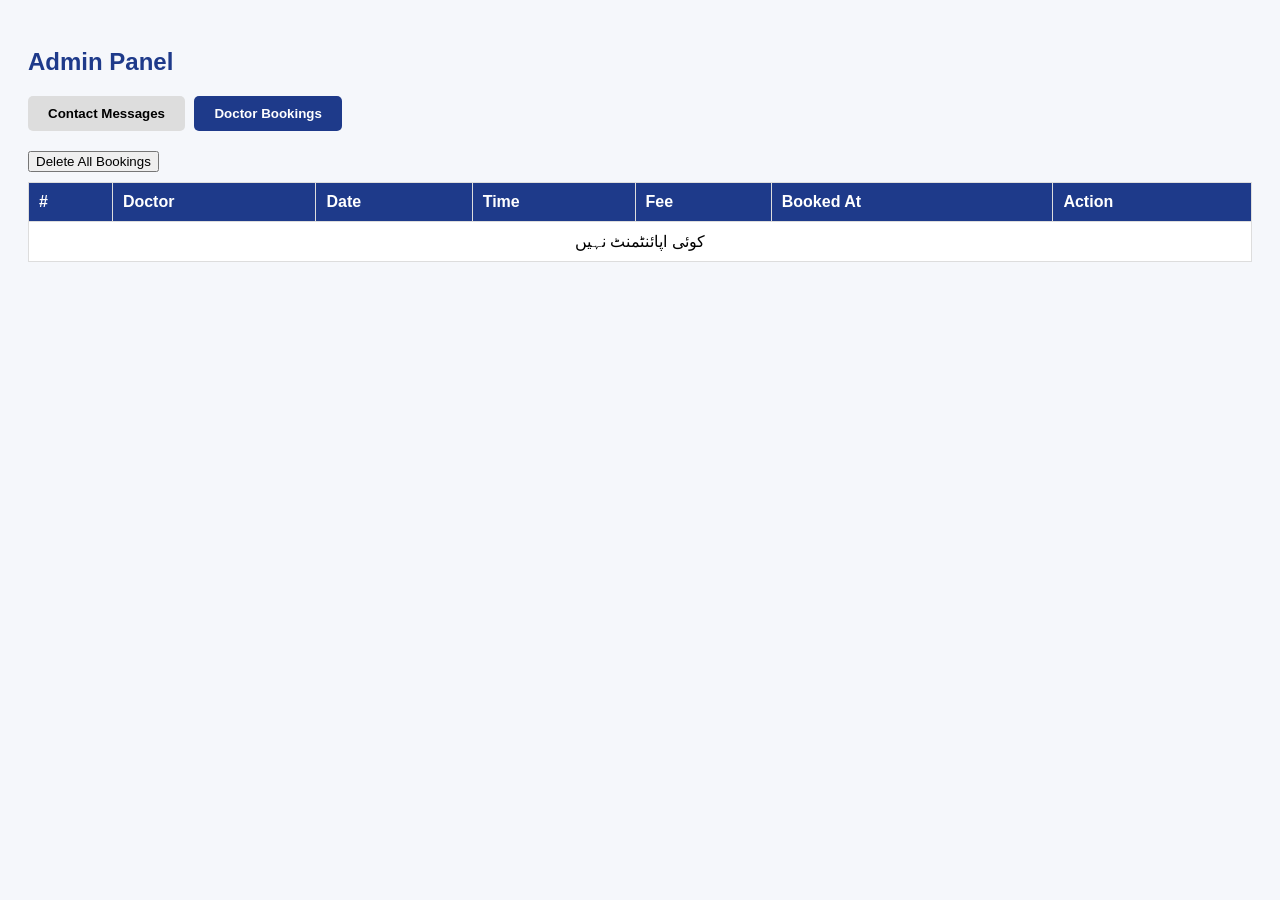
<file: html/admin.html>
<!DOCTYPE html>
<html lang="en">
<head>
  <meta charset="UTF-8">
  <meta name="viewport" content="width=device-width, initial-scale=1.0">
  <title>Admin Panel - Single Table</title>
  <style>
    body{ font-family: sans-serif; padding: 20px; background: #f5f7fb; }
    h2{ color: #1e3a8a; }
    .tabs{ margin-bottom: 20px; }
    .tabs button{ padding: 10px 20px; border: none; cursor: pointer; background: #ddd; margin-right: 5px; border-radius: 5px; font-weight: bold; }
    .tabs button.active{ background: #1e3a8a; color: white; }
    table{ width: 100%; border-collapse: collapse; background: white; }
    th, td{ border: 1px solid #ddd; padding: 10px; text-align: left; }
    th{ background: #1e3a8a; color: white; }
    .del{ background: red; color: white; border: none; padding: 5px 10px; cursor: pointer; border-radius: 4px; }
    .hidden{ display: none; }

    /* ===== Final Admin Responsive ===== */
    @media screen and (max-width: 768px) {
      body { padding: 10px !important; overflow-x: hidden; }
      h2 { font-size: 20px !important; text-align: center; }
      .tabs { display: flex !important; gap: 8px; }
      .tabs button { flex: 1; padding: 10px 5px !important; font-size: 13px !important; }
      table, thead, tbody, th, td, tr { display: block; }
      thead { display: none; }
      table { background: transparent !important; min-width: 100% !important; }
      tr {
        background: #fff;
        margin-bottom: 12px;
        border-radius: 10px;
        padding: 10px;
        box-shadow: 0 2px 8px rgba(0,0,0,0.08);
        border: 1px solid #eee;
      }
      td {
        border: none !important;
        padding: 6px 0 !important;
        display: flex !important;
        justify-content: space-between !important;
        font-size: 13px !important;
        text-align: right !important;
      }
      td::before {
        content: attr(data-label);
        font-weight: bold;
        color: #1e3a8a;
        text-align: left;
      }
    }
  </style>
</head>
<body>

<h2>Admin Panel</h2>

<div class="tabs">
  <button id="btnMsg" class="active" onclick="showTab('messages')">Contact Messages</button>
  <button id="btnBooking" onclick="showTab('bookings')">Doctor Bookings</button>
</div>

<!-- Contact Messages Section -->
<div id="messagesSection">
  <button onclick="clearAllMessages()" style="margin-bottom:10px;">Delete All Messages</button>
  <table>
    <thead><tr><th>Name</th><th>Email</th><th>Subject</th><th>Message</th><th>Date</th><th>Action</th></tr></thead>
    <tbody id="msgTableBody"></tbody>
  </table>
</div>

<!-- Doctor Bookings Section -->
<div id="bookingsSection" class="hidden">
  <button onclick="clearAllBookings()" style="margin-bottom:10px;">Delete All Bookings</button>
  <table>
    <thead><tr><th>#</th><th>Doctor</th><th>Date</th><th>Time</th><th>Fee</th><th>Booked At</th><th>Action</th></tr></thead>
    <tbody id="bookingTableBody"></tbody>
  </table>
</div>

<script>
  function showTab(type){
    if(type === 'messages'){
      document.getElementById('messagesSection').classList.remove('hidden');
      document.getElementById('bookingsSection').classList.add('hidden');
      document.getElementById('btnMsg').classList.add('active');
      document.getElementById('btnBooking').classList.remove('active');
    } else {
      document.getElementById('bookingsSection').classList.remove('hidden');
      document.getElementById('messagesSection').classList.add('hidden');
      document.getElementById('btnBooking').classList.add('active');
      document.getElementById('btnMsg').classList.remove('active');
    }
  }

  let msgTableBody = document.getElementById('msgTableBody');
  let messages = JSON.parse(localStorage.getItem('contactMessages')) || [];
  function showMessages(){
    messages = JSON.parse(localStorage.getItem('contactMessages')) || [];
    if(messages.length === 0){ msgTableBody.innerHTML = `<tr><td colspan="6" style="text-align:center;">کوئی میسج نہیں</td></tr>`; return; }
    msgTableBody.innerHTML = "";
    messages.forEach((m, i) => {
      msgTableBody.innerHTML += `<tr>
        <td data-label="Name">${m.name}</td>
        <td data-label="Email">${m.email}</td>
        <td data-label="Subject">${m.subject}</td>
        <td data-label="Message">${m.message}</td>
        <td data-label="Date">${m.date}</td>
        <td data-label="Action"><button class="del" onclick="deleteMessage(${i})">Delete</button></td>
      </tr>`;
    });
  }
  function deleteMessage(i){ messages.splice(i,1); localStorage.setItem('contactMessages', JSON.stringify(messages)); showMessages(); }
  function clearAllMessages(){ if(confirm("سارے میسج ڈیلیٹ کریں؟")){ localStorage.removeItem('contactMessages'); messages=[]; showMessages(); } }

  let bookingTableBody = document.getElementById('bookingTableBody');
  let bookings = JSON.parse(localStorage.getItem('doctorBookings')) || [];
  function showBookings(){
    bookings = JSON.parse(localStorage.getItem('doctorBookings')) || [];
    if(bookings.length === 0){ bookingTableBody.innerHTML = `<tr><td colspan="7" style="text-align:center;">کوئی اپائنٹمنٹ نہیں</td></tr>`; return; }
    bookingTableBody.innerHTML = "";
    bookings.forEach((b, i) => {
      bookingTableBody.innerHTML += `
      <tr>
        <td data-label="#">${i+1}</td>
        <td data-label="Doctor">${b.doctor}</td>
        <td data-label="Date">${b.date}</td>
        <td data-label="Time">${b.time}</td>
        <td data-label="Fee">${b.fee}</td>
        <td data-label="Booked At">${b.bookedAt}</td>
        <td data-label="Action"><button class="del" onclick="deleteBooking(${i})">Delete</button></td>
      </tr>`;
    });
  }
  function deleteBooking(i){ bookings.splice(i,1); localStorage.setItem('doctorBookings', JSON.stringify(bookings)); showBookings(); }
  function clearAllBookings(){ if(confirm("ساری بکنگز ڈیلیٹ کریں؟")){ localStorage.removeItem('doctorBookings'); showBookings(); } }

  showMessages();
  showBookings();
  showTab('bookings');
</script>
</body>
</html>
</file>
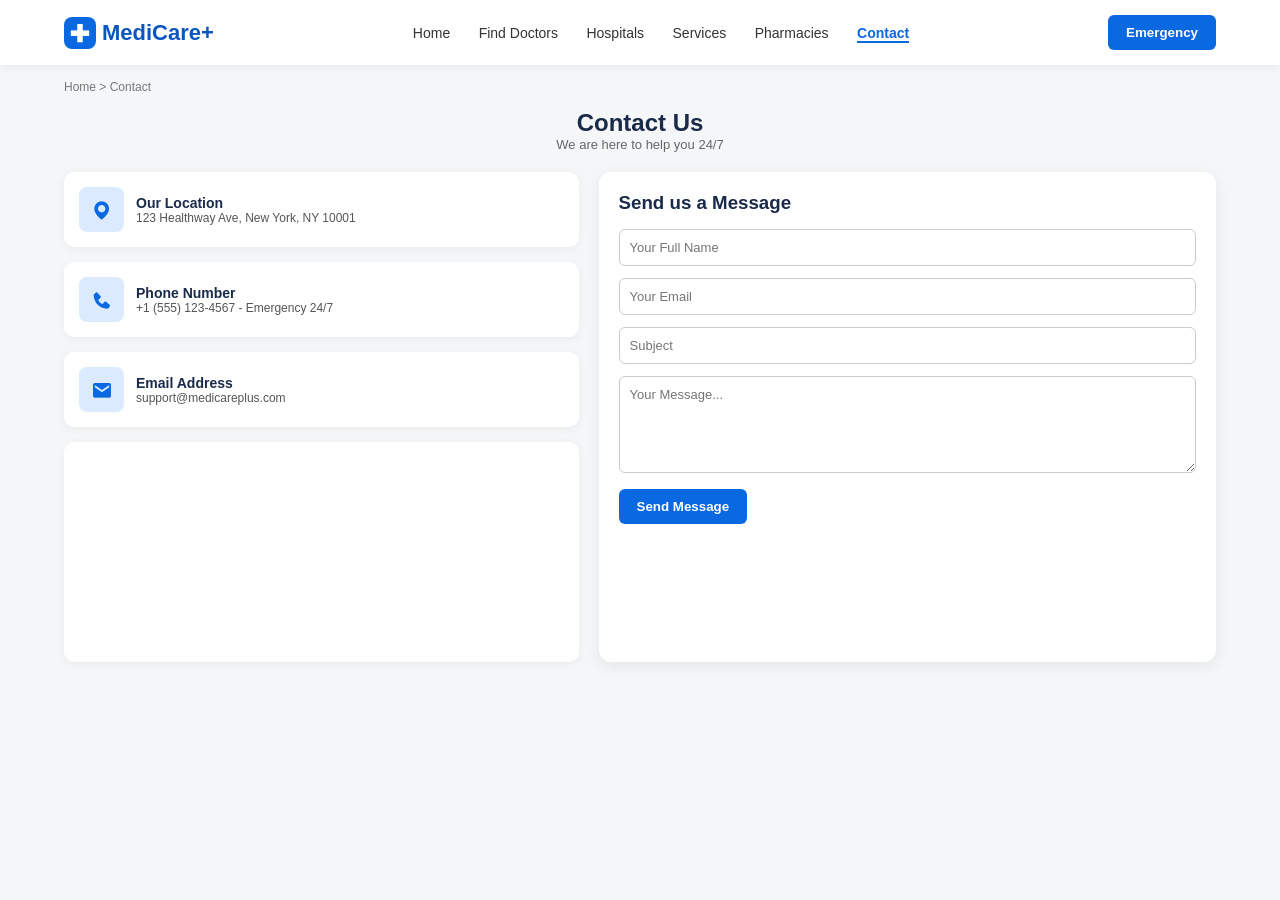
<file: html/doc-contect.html>
<!DOCTYPE html>
<html lang="en">
<head>
    <meta charset="UTF-8">
    <meta name="viewport" content="width=device-width, initial-scale=1.0">
    <title>Contact - MediCare+</title>
    <link rel="stylesheet" href="../css/doc-contect.css">
    <link href='https://cdn.jsdelivr.net/npm/boxicons@latest/css/boxicons.min.css' rel='stylesheet'>
</head>
<body>

<header>
    <div class="logo"><i class='bx bx-plus-medical'></i> MediCare+</div>
    <nav>
        <a href="../html/homepage.html">Home</a>
        <a href="../html/doctorpage.html">Find Doctors</a>
        <a href="../html/doctor-hospital.html">Hospitals</a>
        <a href="../html/doc-services.html">Services</a>
        <a href="../html/doc-pharmacies.html">Pharmacies</a>
        <a href="../html/doc-contect.html" class="active">Contact</a>
    </nav>
   <a href="../html/emergency-contect.html"><button class="btn-blue">Emergency</button></a>
</header>

<div class="breadcrumb">Home > Contact</div>

<h2 class="page-title">Contact Us</h2>
<p class="page-subtitle">We are here to help you 24/7</p>

<main class="contact-container">
    <!-- Left Info -->
    <div class="contact-info">
        <div class="info-card">
            <i class='bx bxs-map'></i>
            <div>
                <h4>Our Location</h4>
                <p>123 Healthway Ave, New York, NY 10001</p>
            </div>
        </div>
        <div class="info-card">
            <i class='bx bxs-phone'></i>
            <div>
                <h4>Phone Number</h4>
                <p>+1 (555) 123-4567 - Emergency 24/7</p>
            </div>
        </div>
        <div class="info-card">
            <i class='bx bxs-envelope'></i>
            <div>
                <h4>Email Address</h4>
                <p>support@medicareplus.com</p>
            </div>
        </div>
        <div class="map-box">
            <iframe src="https://maps.google.com/maps?q=New%20York&t=&z=13&ie=UTF8&iwloc=&output=embed" frameborder="0"></iframe>
        </div>
    </div>

    <!-- Right Form -->
    <div class="contact-form">
        <h3>Send us a Message</h3>
        <input type="text" id="cName" placeholder="Your Full Name">
        <input type="email" id="cEmail" placeholder="Your Email">
        <input type="text" id="cSubject" placeholder="Subject">
        <textarea id="cMessage" rows="5" placeholder="Your Message..."></textarea>
        <button class="btn-blue" id="sendBtn">Send Message</button>
        <p id="cMsg"></p>
    </div>
</main>

<!-- <script src="../js/doc-contect.js"></script> -->

<script>
  document.addEventListener('DOMContentLoaded', function(){
    let btn = document.getElementById('sendBtn');
    console.log("Button found:", btn); // ye F12 me check karne ke liye

    if(btn){
      btn.addEventListener('click', function(e){
        e.preventDefault(); // ye sab se zaroori hai, warna page reload ho jata hai

        let name = document.getElementById('cName').value;
        let email = document.getElementById('cEmail').value;
        let subject = document.getElementById('cSubject').value;
        let message = document.getElementById('cMessage').value;
        let msgBox = document.getElementById('cMsg');

        if(name == "" || email == "" || message == ""){
          msgBox.innerText = "Please fill all fields";
          msgBox.style.color = "red";
          return;
        }

        let allMessages = JSON.parse(localStorage.getItem('contactMessages')) || [];
        allMessages.push({ name, email, subject, message, date: new Date().toLocaleString() });
        localStorage.setItem('contactMessages', JSON.stringify(allMessages));

        msgBox.innerText = "Shukriya! Message send ho gaya hai";
        msgBox.style.color = "green";
        
        alert("Message Save Ho Gaya!");
      });
    } else {
      console.log("sendBtn nahi mil raha, ID check karen");
    }
  });
</script>

</body>
</html>
</file>
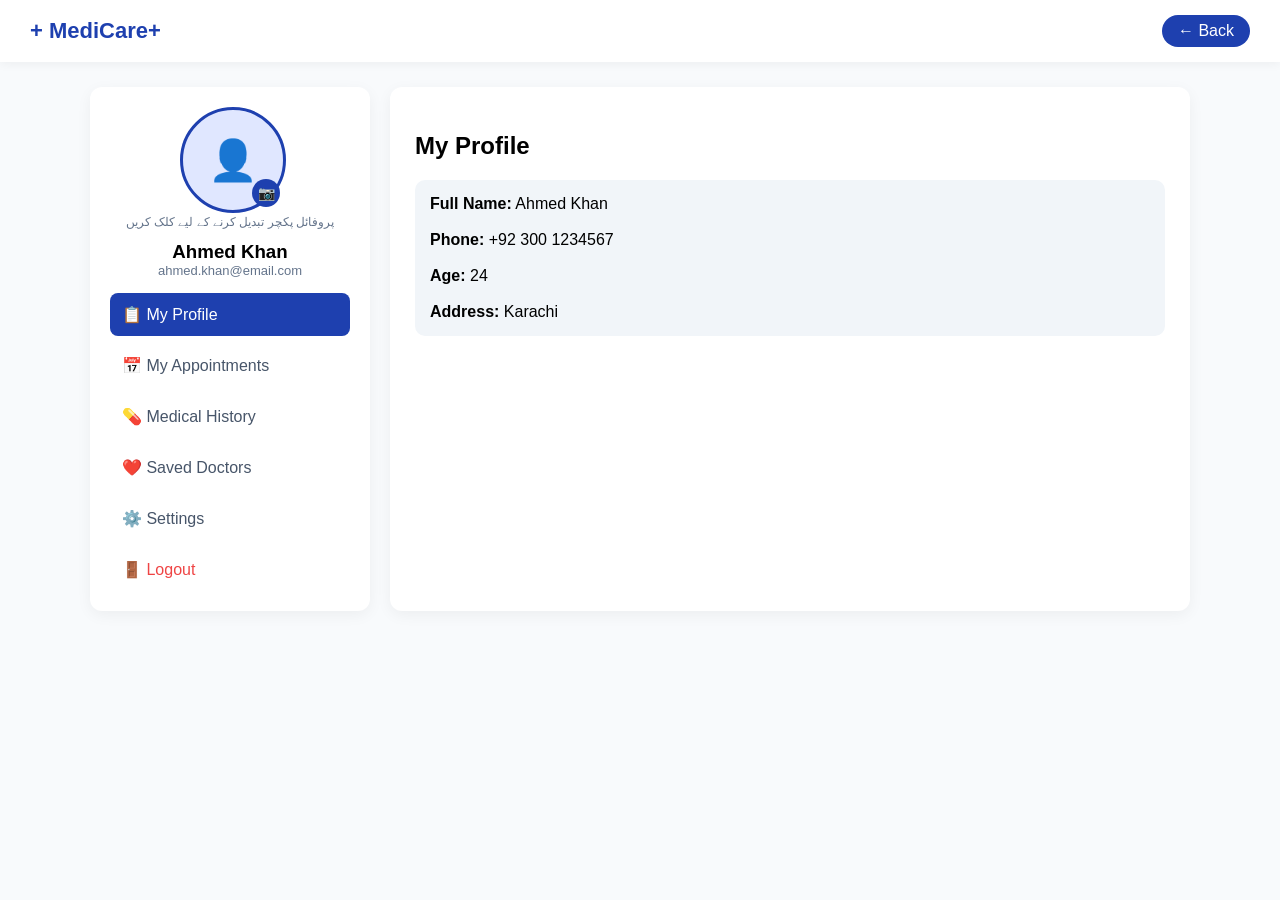
<file: html/doc-myaccount.html>
<!DOCTYPE html>
<html lang="en">
<head>
<meta charset="UTF-8">
<meta name="viewport" content="width=device-width, initial-scale=1.0">
<title>My Account - MediCare+</title>
<style>
  body{margin:0; font-family:'Segoe UI', sans-serif; background:#f8fafc;}
  .top{background:white; padding:15px 30px; display:flex; justify-content:space-between; align-items:center; box-shadow:0 2px 10px rgba(0,0,0,0.05);}
  .logo{color:#1e40af; font-weight:bold; font-size:22px;}
  .container{max-width:1100px; margin:25px auto; display:grid; grid-template-columns:280px 1fr; gap:20px; padding:0 20px;}
  .sidebar{background:white; border-radius:12px; padding:20px; height:fit-content; box-shadow:0 4px 15px rgba(0,0,0,0.05); text-align:center;}
  .profile-pic-wrap{position:relative; width:100px; height:100px; margin:0 auto;}
  .profile-pic{width:100px; height:100px; background:#e0e7ff; border-radius:50%; display:flex; align-items:center; justify-content:center; font-size:40px; overflow:hidden; cursor:pointer; border:3px solid #1e40af;}
  .profile-pic img{width:100%; height:100%; object-fit:cover;}
  .camera-btn{position:absolute; bottom:0; right:0; background:#1e40af; color:white; width:28px; height:28px; border-radius:50%; display:flex; align-items:center; justify-content:center; cursor:pointer; font-size:14px;}
  .menu{text-align:left; margin-top:15px;}
  .menu a{display:block; padding:12px; text-decoration:none; color:#475569; border-radius:8px; margin-top:8px; cursor:pointer;}
  .menu a.active{background:#1e40af; color:white;}
  .main{background:white; border-radius:12px; padding:25px; box-shadow:0 4px 15px rgba(0,0,0,0.05); min-height:400px;}
  .info-box{background:#f1f5f9; padding:15px; border-radius:10px; margin-top:15px;}
  .content-section{display:none;}
  .content-section.active{display:block;}
  .input{width:100%; padding:10px; border:1px solid #cbd5e1; border-radius:8px; margin-top:5px; box-sizing:border-box;}
  .btn{background:#1e40af; color:white; padding:10px 20px; border-radius:8px; border:none; cursor:pointer; margin-top:10px; font-weight:bold;}
  .btn-red{background:#ef4444;}
  .switch{display:flex; justify-content:space-between; align-items:center; background:#f1f5f9; padding:12px; border-radius:8px; margin-top:10px;}
</style>
</head>
<body>

<div class="top">
  <div class="logo">+ MediCare+</div>
  <a href="homepage.html" style="background:#1e40af; color:white; padding:7px 16px; border-radius:20px; text-decoration:none;">← Back</a>
</div>

<div class="container">
  <!-- SIDEBAR -->
  <div class="sidebar">
    <div class="profile-pic-wrap" onclick="document.getElementById('fileInput').click()">
      <div class="profile-pic" id="avatar">👤</div>
      <div class="camera-btn">📷</div>
    </div>
    <input type="file" id="fileInput" accept="image/*" style="display:none" onchange="changeProfilePic(event)">
    <p style="font-size:12px; color:#64748b; margin-top:8px;">پروفائل پکچر تبدیل کرنے کے لیے کلک کریں</p>
    
    <h3 style="margin:10px 0 0 0;">Ahmed Khan</h3>
    <p style="color:#64748b; font-size:13px; margin:0 0 15px 0;">ahmed.khan@email.com</p>
    
    <div class="menu">
      <a id="link-profile" class="active" onclick="showSection('profile')">📋 My Profile</a>
      <a id="link-appointments" onclick="showSection('appointments')">📅 My Appointments</a>
      <a id="link-history" onclick="showSection('history')">💊 Medical History</a>
      <a id="link-saved" onclick="showSection('saved')">❤️ Saved Doctors</a>
      <a id="link-settings" onclick="showSection('settings')">⚙️ Settings</a>
      <a style="color:#ef4444;" onclick="doLogout()">🚪 Logout</a>
    </div>
  </div>

  <!-- MAIN -->
  <div class="main">
    <div id="profile" class="content-section active">
      <h2>My Profile</h2>
      <div class="info-box"><b>Full Name:</b> Ahmed Khan<br><br><b>Phone:</b> +92 300 1234567<br><br><b>Age:</b> 24<br><br><b>Address:</b> Karachi</div>
    </div>

    <div id="appointments" class="content-section">
      <h2>My Appointments</h2>
      <div class="info-box"><p><b>Dr. Jack Miller</b> - 28 Oct - Confirmed</p></div>
    </div>

    <div id="history" class="content-section">
      <h2>Medical History</h2>
      <div class="info-box"><p>Dr. Sarah - General Checkup</p></div>
    </div>

    <div id="saved" class="content-section">
      <h2>Saved Doctors</h2>
      <div class="info-box"><p>No saved doctors yet.</p></div>
    </div>

    <!-- SETTINGS - YEH AB KAAM KAREGA -->
    <div id="settings" class="content-section">
      <h2>Settings</h2>
      
      <div class="info-box">
        <h3 style="margin:0 0 10px 0;">🔒 Change Password</h3>
        <label>Current Password</label><input type="password" class="input" placeholder="Enter current password">
        <label style="margin-top:10px; display:block;">New Password</label><input type="password" id="newPass" class="input" placeholder="Enter new password">
        <label style="margin-top:10px; display:block;">Confirm New Password</label><input type="password" id="confirmPass" class="input" placeholder="Confirm new password">
        <button class="btn" onclick="updatePassword()">Update Password</button>
        <p id="passMsg" style="font-size:13px; color:green; display:none;">Password updated successfully!</p>
      </div>

      <div class="info-box">
        <h3 style="margin:0 0 10px 0;">🔔 Notifications</h3>
        <div class="switch"><span>Email Notifications</span><input type="checkbox" checked></div>
        <div class="switch"><span>SMS Alerts for Appointment</span><input type="checkbox" checked></div>
        <div class="switch"><span>Appointment Reminders</span><input type="checkbox"></div>
        <button class="btn" onclick="alert('Notification settings saved!')">Save Settings</button>
      </div>
    </div>

  </div>
</div>

<script>
function showSection(id){
  document.querySelectorAll('.content-section').forEach(s => s.classList.remove('active'));
  document.getElementById(id).classList.add('active');
  document.querySelectorAll('.menu a').forEach(a => a.classList.remove('active'));
  let link = document.getElementById('link-' + id);
  if(link) link.classList.add('active');
}

// 1. Profile Pic Upload
function changeProfilePic(event){
  let file = event.target.files[0];
  if(file){
    let reader = new FileReader();
    reader.onload = function(e){
      document.getElementById('avatar').innerHTML = '<img src="'+e.target.result+'">';
    }
    reader.readAsDataURL(file);
  }
}

// 2. Password Update
function updatePassword(){
  let newP = document.getElementById('newPass').value;
  let confP = document.getElementById('confirmPass').value;
  if(newP == "" || confP == ""){ alert("Please fill both fields"); return; }
  if(newP != confP){ alert("Password not matching!"); return; }
  document.getElementById('passMsg').style.display = 'block';
  document.getElementById('newPass').value = "";
}

// 3. Logout
function doLogout(){
  if(confirm("کیا آپ واقعی Logout کرنا چاہتے ہیں؟")){
    alert("Logout Successful!");
    window.location.href = "homepage.html";
  }
}
</script>

</body>
</html>
</file>
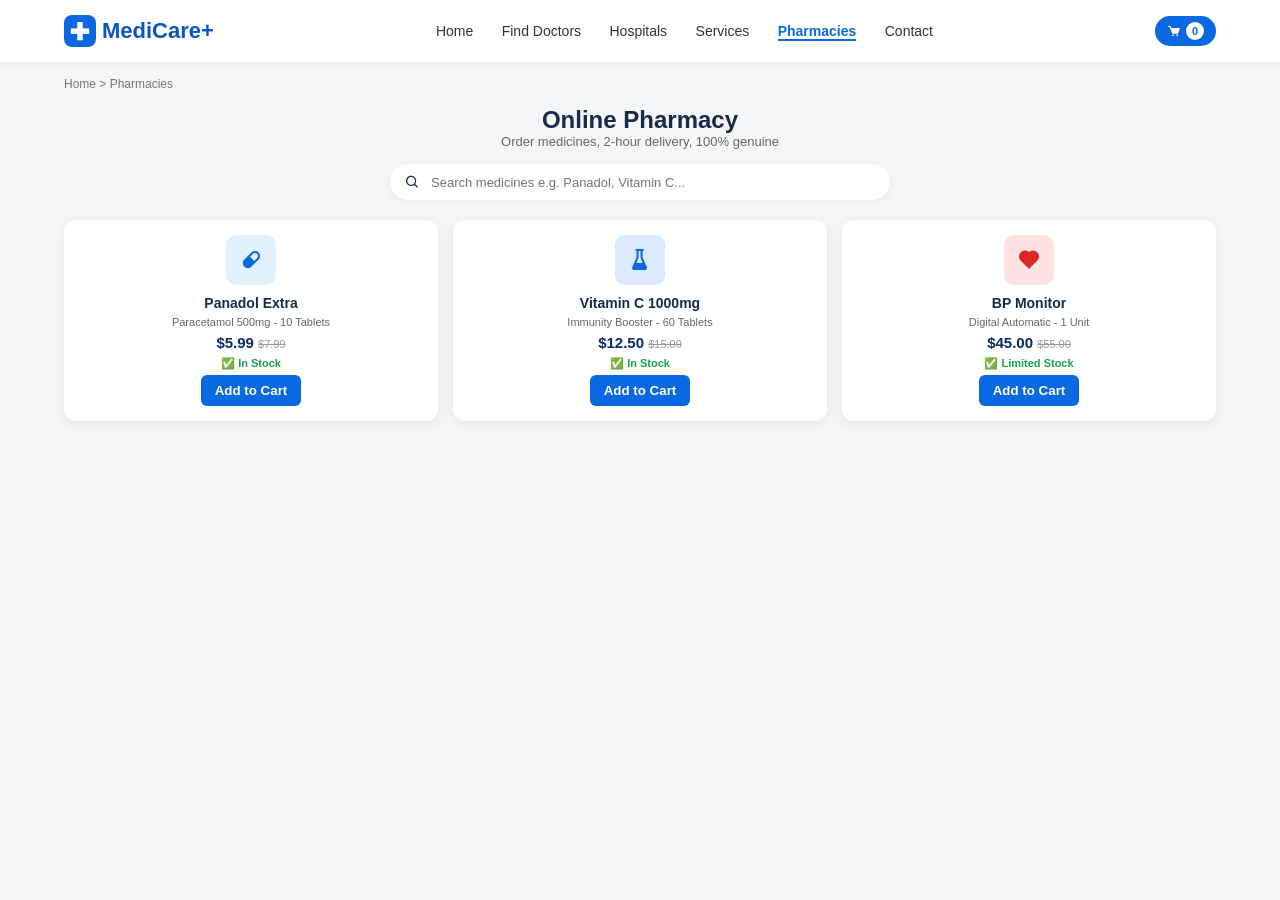
<file: html/doc-pharmacies.html>
<!DOCTYPE html>
<html lang="en">
<head>
    <meta charset="UTF-8">
    <meta name="viewport" content="width=device-width, initial-scale=1.0">
    <title>Pharmacies - MediCare+</title>
    <link rel="stylesheet" href="../css/doc-pharmacies.css">
    <link href='https://unpkg.com/boxicons@2.1.4/css/boxicons.min.css' rel='stylesheet'>
    
</head>
<body>

<header>
    <div class="logo"><i class='bx bx-plus-medical'></i> MediCare+</div>
    <nav>
        <a href="../html/homepage.html">Home</a>
        <a href="../html/doctorpage.html">Find Doctors</a>
        <a href="../html/doctor-hospital.html">Hospitals</a>
        <a href="../html/doc-services.html">Services</a>
        <a href="pharmacies.html" class="active">Pharmacies</a>
        <a href="../html/doc-contect.html">Contact</a>
    </nav>
    <div class="cart-box"><i class='bx bxs-cart'></i> <span id="cartCount">0</span></div>
</header>

<div class="breadcrumb">Home > Pharmacies</div>

<h2 class="page-title">Online Pharmacy</h2>
<p class="page-subtitle">Order medicines, 2-hour delivery, 100% genuine</p>

<div class="search-bar">
    <i class='bx bx-search'></i>
    <input type="text" id="searchMedicine" placeholder="Search medicines e.g. Panadol, Vitamin C...">
</div>

<main class="pharmacy-container">
    <div class="med-card" data-name="Panadol Extra">
        <div class="med-icon"><i class='bx bxs-capsule'></i></div>
        <h3>Panadol Extra</h3>
        <p>Paracetamol 500mg - 10 Tablets</p>
        <h4>$5.99 <span>$7.99</span></h4>
        <p class="stock">✅ In Stock</p>
        <button class="btn-blue addToCart" data-name="Panadol Extra" data-price="5.99">Add to Cart</button>
    </div>

    <div class="med-card" data-name="Vitamin C">
        <div class="med-icon blue"><i class='bx bxs-flask'></i></div>
        <h3>Vitamin C 1000mg</h3>
        <p>Immunity Booster - 60 Tablets</p>
        <h4>$12.50 <span>$15.00</span></h4>
        <p class="stock">✅ In Stock</p>
        <button class="btn-blue addToCart" data-name="Vitamin C" data-price="12.50">Add to Cart</button>
    </div>

    <!-- <div class="med-card" data-name="Cough Syrup">
        <i class="fa-solid fa-prescription-bottle-medical"></i>
        <h3>Benadryl Syrup</h3>
        <p>Cough Relief - 120ml</p>
        <h4>$8.20 <span>$9.50</span></h4>
        <p class="stock">✅ In Stock</p>
        <button class="btn-blue addToCart" data-name="Cough Syrup" data-price="8.20">Add to Cart</button>
    </div> -->

    <div class="med-card" data-name="Blood Pressure Monitor">
        <div class="med-icon red"><i class='bx bxs-heart'></i></div>
        <h3>BP Monitor</h3>
        <p>Digital Automatic - 1 Unit</p>
        <h4>$45.00 <span>$55.00</span></h4>
        <p class="stock">✅ Limited Stock</p>
        <button class="btn-blue addToCart" data-name="BP Monitor" data-price="45.00">Add to Cart</button>
    </div>
</main>

<!-- Cart Modal -->
<div id="cartModal" class="modal">
    <div class="modal-content">
        <span id="closeCart">&times;</span>
        <h2>Your Cart</h2>
        <div id="cartItems" style="margin:10px 0; font-size:13px;"></div>
        <hr>
        <h3 id="cartTotal">Total: $0</h3>
        <button class="btn-blue" id="checkoutBtn" style="width:100%; margin-top:10px;">Checkout</button>
        <p id="checkoutMsg" style="font-size:12px; text-align:center; margin-top:8px;"></p>
    </div>
</div>

<script src="../js/doc-pharmacies.js"></script>
</body>
</html>
</file>
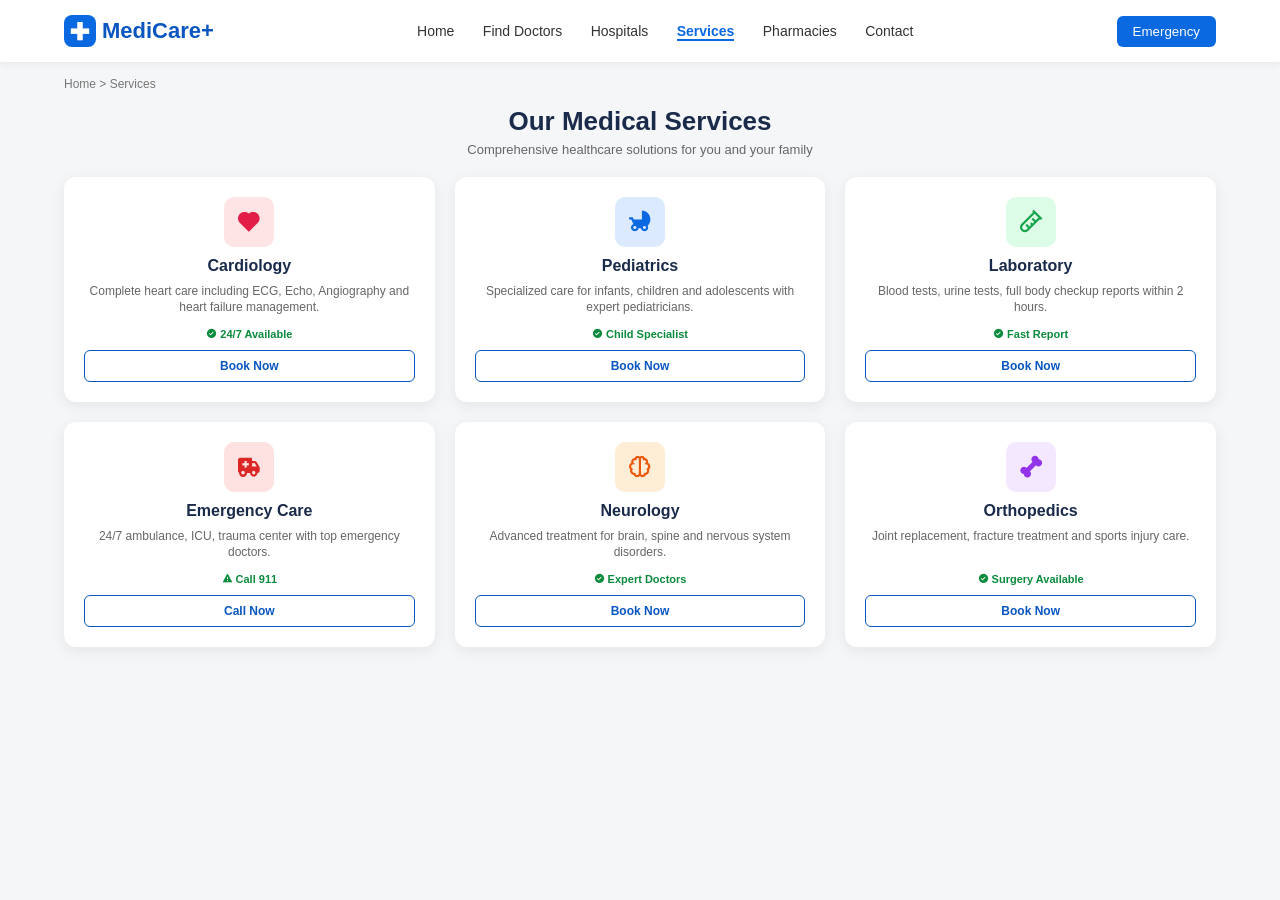
<file: html/doc-services.html>
<!DOCTYPE html>
<html lang="en">
<head>
    <meta charset="UTF-8">
    <meta name="viewport" content="width=device-width, initial-scale=1.0">
    <title>Services - MediCare+</title>
    <link rel="stylesheet" href="../css/doc-services.css">
    <link href='https://unpkg.com/boxicons@2.1.4/css/boxicons.min.css' rel='stylesheet'>
</head>
<body>

<!-- Header Same as doctor page -->
<header>
    <div class="logo"><i class='bx bx-plus-medical'></i> MediCare+</div>
    <nav>
        <a href="../html/homepage.html">Home</a>
        <a href="../html/doctorpage.html">Find Doctors</a>
        <a href="../html/doctor-hospital.html">Hospitals</a>
        <a href="../html/doc-services.html" class="active">Services</a>
        <a href="../html/doc-pharmacies.html">Pharmacies</a>
        <a href="../html/doc-contect.html">Contact</a>
    </nav>
    <a href="./emergency-contect.html"><button class="btn-blue">Emergency</button></a>
</header>

<div class="breadcrumb">Home > Services</div>

<h2 class="page-title">Our Medical Services</h2>
<p class="page-subtitle">Comprehensive healthcare solutions for you and your family</p>

<main class="services-container">
    <div class="service-card">
        <div class="icon-box"><i class='bx bxs-heart'></i></div>
        <h3>Cardiology</h3>
        <p>Complete heart care including ECG, Echo, Angiography and heart failure management.</p>
        <span><i class='bx bxs-check-circle'></i> 24/7 Available</span>
        <button class="btn-outline serviceBtn" data-service="Cardiology">Book Now</button>
    </div>

    <div class="service-card">
        <div class="icon-box blue"><i class='bx bxs-baby-carriage'></i></div>
        <h3>Pediatrics</h3>
        <p>Specialized care for infants, children and adolescents with expert pediatricians.</p>
        <span><i class='bx bxs-check-circle'></i> Child Specialist</span>
        <button class="btn-outline serviceBtn" data-service="Pediatrics">Book Now</button>
    </div>

    <div class="service-card">
        <div class="icon-box green"><i class='bx bx-test-tube'></i></div>
        <h3>Laboratory</h3>
        <p>Blood tests, urine tests, full body checkup reports within 2 hours.</p>
        <span><i class='bx bxs-check-circle'></i> Fast Report</span>
        <button class="btn-outline serviceBtn" data-service="Laboratory">Book Now</button>
    </div>

    <div class="service-card">
        <div class="icon-box red"><i class='bx bxs-ambulance'></i></div>
        <h3>Emergency Care</h3>
        <p>24/7 ambulance, ICU, trauma center with top emergency doctors.</p>
        <span><i class='bx bxs-error'></i> Call 911</span>
        <button class="btn-outline serviceBtn" data-service="Emergency">Call Now</button>
    </div>

    <div class="service-card">
        <div class="icon-box orange"><i class='bx bx-brain'></i></div>
        <h3>Neurology</h3>
        <p>Advanced treatment for brain, spine and nervous system disorders.</p>
        <span><i class='bx bxs-check-circle'></i> Expert Doctors</span>
        <button class="btn-outline serviceBtn" data-service="Neurology">Book Now</button>
    </div>

    <div class="service-card">
        <div class="icon-box purple"><i class='bx bxs-bone'></i></div>
        <h3>Orthopedics</h3>
        <p>Joint replacement, fracture treatment and sports injury care.</p>
        <span><i class='bx bxs-check-circle'></i> Surgery Available</span>
        <button class="btn-outline serviceBtn" data-service="Orthopedics">Book Now</button>
    </div>
</main>

<!-- Modal -->
<div id="serviceModal" class="modal">
    <div class="modal-content">
        <span id="closeModal">&times;</span>
        <h2 id="modalTitle">Service</h2>
        <p>اپنی appointment بک کریں</p>
        <input type="text" id="userName" placeholder="Your Name">
        <input type="text" id="userPhone" placeholder="Phone Number">
        <button class="btn-blue" id="confirmService" style="width:100%; margin-top:10px;">Confirm Booking</button>
        <p id="serviceMsg" style="font-size:12px; text-align:center; margin-top:10px;"></p>
    </div>
</div>

<script src="../js/doc-services.js"></script>
</body>
</html>
</file>
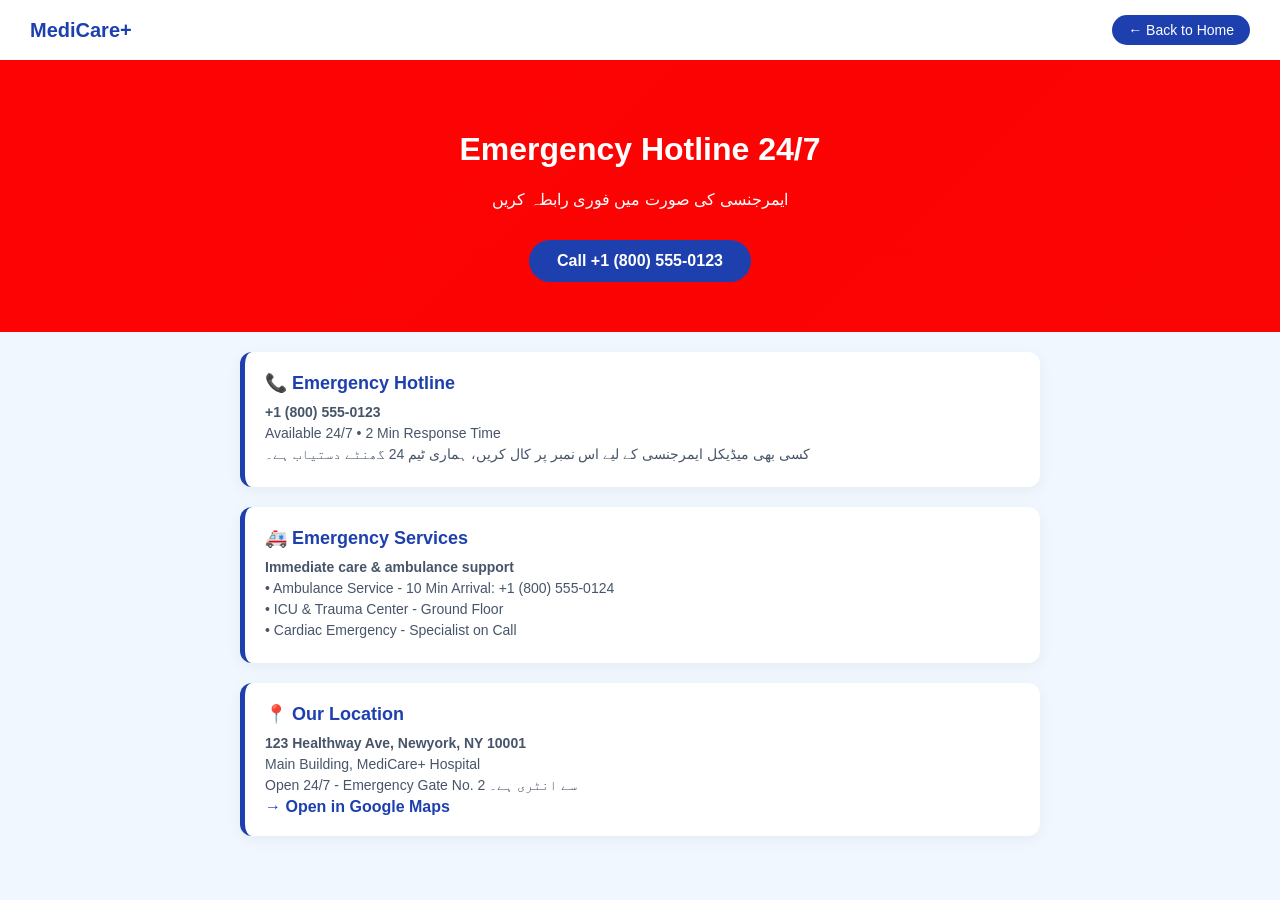
<file: html/emergency-contect.html>
<!DOCTYPE html>
<html lang="en">
<head>
<meta charset="UTF-8">
<meta name="viewport" content="width=device-width, initial-scale=1.0">
<title>Emergency Contact - MediCare+</title>
<style>
  body{margin:0; font-family:'Segoe UI', sans-serif; background:#f0f7ff; color:#1e293b;}
  .top{background:white; padding:15px 30px; display:flex; justify-content:space-between; align-items:center; box-shadow:0 2px 10px rgba(0,0,0,0.05);}
  .logo{color:#1e40af; font-weight:bold; font-size:20px;}
  .back{background:#1e40af; color:white; padding:7px 16px; border-radius:20px; text-decoration:none; font-size:14px;}
  .hero{background:#1e293b; background: linear-gradient(135deg, #fe0303, #fb0404); color:white; text-align:center; padding:50px 20px;}
  .call-btn{background:#1e40af; color:white; padding:12px 28px; border-radius:30px; text-decoration:none; display:inline-block; margin-top:15px; font-weight:bold;}
  .container{max-width:800px; margin:0 auto; padding:20px;}
  .card{background:white; padding:20px; border-radius:12px; margin-bottom:20px; box-shadow:0 4px 15px rgba(0,0,0,0.05); border-left:5px solid #1e40af;}
  .card h2{margin:0 0 10px 0; color:#1e40af; font-size:18px;}
  .card p{margin:5px 0; font-size:14px; color:#475569;}
  .num{font-weight:bold; font-size:16px; color:#1e293b;}

  /* ===== Responsive Fix ===== */
@media (max-width: 768px){
  .top{
    padding: 12px 15px;
  }
  .logo{
    font-size: 18px;
  }
  .back{
    font-size: 12px;
    padding: 6px 12px;
  }
  .hero{
    padding: 30px 15px;
  }
  .hero h1{
    font-size: 24px;
    line-height: 1.3;
  }
  .hero p{
    font-size: 14px;
  }
  .call-btn{
    padding: 10px 20px;
    font-size: 14px;
  }
  .container{
    padding: 15px;
  }
  .card{
    padding: 15px;
  }
  .card h2{
    font-size: 16px;
  }
  .num{
    font-size: 15px;
  }
}

@media (max-width: 480px){
  .hero h1{
    font-size: 20px;
  }
}
</style>
</head>
<body>

<div class="top">
  <div class="logo">MediCare+</div>
  <a href="homepage.html" class="back">← Back to Home</a>
</div>

<div class="hero">
  <h1>Emergency Hotline 24/7</h1>
  <p>ایمرجنسی کی صورت میں فوری رابطہ کریں</p>
  <a href="tel:+18005550123" class="call-btn">Call +1 (800) 555-0123</a>
</div>

<div class="container">

  <!-- Section 1: Hotline -->
  <div class="card" id="hotline">
    <h2>📞 Emergency Hotline</h2>
    <p class="num">+1 (800) 555-0123</p>
    <p>Available 24/7 • 2 Min Response Time</p>
    <p>کسی بھی میڈیکل ایمرجنسی کے لیے اس نمبر پر کال کریں، ہماری ٹیم 24 گھنٹے دستیاب ہے۔</p>
  </div>

  <!-- Section 2: Services -->
  <div class="card" id="services">
    <h2>🚑 Emergency Services</h2>
    <p class="num">Immediate care & ambulance support</p>
    <p>• Ambulance Service - 10 Min Arrival: +1 (800) 555-0124</p>
    <p>• ICU & Trauma Center - Ground Floor</p>
    <p>• Cardiac Emergency - Specialist on Call</p>
  </div>

  <!-- Section 3: Location -->
  <div class="card" id="location">
    <h2>📍 Our Location</h2>
    <p class="num">123 Healthway Ave, Newyork, NY 10001</p>
    <p>Main Building, MediCare+ Hospital</p>
    <p>Open 24/7 - Emergency Gate No. 2 سے انٹری ہے۔</p>
    <a href="https://maps.google.com" target="_blank" style="color:#1e40af; font-weight:bold; text-decoration:none;">→ Open in Google Maps</a>
  </div>

</div>

</body>
</html>
</file>
<file: css/doc-contect.css>
*{margin:0;padding:0;box-sizing:border-box;font-family:'Segoe UI', sans-serif;}
body{background:#f5f6f8;color:#1a2a4a;}
header{display:flex;justify-content:space-between;align-items:center;padding:15px 5%;background:#fff;box-shadow:0 2px 8px rgba(0,0,0,0.06);position:sticky;top:0;z-index:100;}
.logo{font-size:22px;font-weight:800;color:#0a56c0;display:flex;align-items:center;gap:6px;}
.logo i{background:#0a68e0;color:#fff;padding:5px;border-radius:8px;}
nav a{text-decoration:none;color:#333;margin:0 12px;font-size:14px;}
nav a.active{color:#0a68e0;font-weight:700;border-bottom:2px solid #0a68e0;}
.btn-blue{background:#0a68e0;color:#fff;border:none;padding:10px 18px;border-radius:6px;cursor:pointer;font-weight:600;}
.breadcrumb{padding:15px 5%;font-size:12px;color:#777;}
.page-title{text-align:center;font-size:24px;}
.page-subtitle{text-align:center;font-size:13px;color:#666;margin-bottom:20px;}
.contact-container{padding:0 5%;display:grid;grid-template-columns:1fr 1.2fr;gap:20px;}
.contact-info{display:flex;flex-direction:column;gap:15px;}
.info-card{background:#fff;display:flex;gap:12px;align-items:center;padding:15px;border-radius:10px;box-shadow:0 2px 10px rgba(0,0,0,0.05);}
.info-card i{width:45px;height:45px;background:#dbeafe;color:#0a68e0;border-radius:8px;display:flex;justify-content:center;align-items:center;font-size:22px;}
.info-card h4{font-size:14px;}
.info-card p{font-size:12px;color:#555;}
.map-box{background:#fff;border-radius:10px;overflow:hidden;height:220px;box-shadow:0 2px 10px rgba(0,0,0,0.05);}
.map-box iframe{width:100%;height:100%;border:0;}
.contact-form{background:#fff;padding:20px;border-radius:12px;box-shadow:0 4px 15px rgba(0,0,0,0.07);}
.contact-form h3{margin-bottom:15px;}
.contact-form input, .contact-form textarea{width:100%;padding:10px;border:1px solid #ccc;border-radius:6px;margin-bottom:12px;font-size:13px;outline:none;}
.contact-form input:focus, .contact-form textarea:focus{border-color:#0a68e0;}
#cMsg{font-size:12px;text-align:center;margin-top:10px;}
@media(max-width:768px){.contact-container{grid-template-columns:1fr;}}

/* ===== Contact Page Responsive - Isay File K Akhir Me Paste Karden ===== */
@media screen and (max-width: 900px){
  .contact-container{
    grid-template-columns: 1fr !important;
    padding: 0 4% !important;
    gap: 15px !important;
  }
}

@media screen and (max-width: 768px){
  html, body{
    width: 100% !important;
    overflow-x: hidden !important;
  }
  header{
    flex-wrap: wrap !important;
    padding: 12px 4% !important;
    gap: 10px !important;
  }
  header nav{
    order: 3;
    width: 100% !important;
    display: flex !important;
    gap: 10px !important;
    overflow-x: auto !important;
    white-space: nowrap !important;
    border-top: 1px solid #eee !important;
    padding-top: 10px !important;
    margin-top: 5px !important;
  }
  header nav::-webkit-scrollbar{
    display: none;
  }
  header nav a{
    margin: 0 !important;
    font-size: 13px !important;
  }
  .breadcrumb{
    padding: 10px 4% !important;
  }
  .page-title{
    font-size: 22px !important;
  }
  .page-subtitle{
    padding: 0 15px !important;
  }
  .contact-info{
    order: 2;
  }
  .contact-form{
    order: 1;
    padding: 15px !important;
  }
  .map-box{
    height: 200px !important;
  }
}

@media screen and (max-width: 480px){
  .logo{
    font-size: 19px !important;
  }
  .btn-blue{
    padding: 7px 12px !important;
    font-size: 13px !important;
  }
  .info-card{
    padding: 12px !important;
  }
  .info-card i{
    width: 40px !important;
    height: 40px !important;
    font-size: 20px !important;
  }
}
</file>
<file: css/doc-pharmacies.css>
*{margin:0;padding:0;box-sizing:border-box;font-family:'Segoe UI', sans-serif;}
body{background:#f5f6f8;color:#1a2a4a;}
header{display:flex;justify-content:space-between;align-items:center;padding:15px 5%;background:#fff;box-shadow:0 2px 8px rgba(0,0,0,0.06);position:sticky;top:0;z-index:100;}
.logo{font-size:22px;font-weight:800;color:#0a56c0;display:flex;align-items:center;gap:6px;}
.logo i{background:#0a68e0;color:#fff;padding:5px;border-radius:8px;}
nav a{text-decoration:none;color:#333;margin:0 12px;font-size:14px;}
nav a.active{color:#0a68e0;font-weight:700;border-bottom:2px solid #0a68e0;}
.btn-blue{background:#0a68e0;color:#fff;border:none;padding:8px 14px;border-radius:6px;cursor:pointer;font-weight:600;}
.breadcrumb{padding:15px 5%;font-size:12px;color:#777;}
.page-title{text-align:center;font-size:24px;}
.page-subtitle{text-align:center;font-size:13px;color:#666;margin-bottom:15px;}
.search-bar{width:90%;max-width:500px;margin:0 auto 20px;background:#fff;display:flex;align-items:center;gap:10px;padding:10px 15px;border-radius:25px;box-shadow:0 2px 8px rgba(0,0,0,0.05);}
.search-bar input{border:none;outline:none;width:100%;font-size:13px;}
.cart-box{background:#0a68e0;color:#fff;padding:6px 12px;border-radius:20px;font-size:14px;display:flex;align-items:center;gap:5px;cursor:pointer;}
#cartCount{background:#fff;color:#0a68e0;border-radius:50%;width:18px;height:18px;display:flex;justify-content:center;align-items:center;font-size:11px;font-weight:700;}
.pharmacy-container{padding:0 5%;display:grid;grid-template-columns:repeat(3, 1fr);gap:15px;}
.med-card{background:#fff;border-radius:12px;padding:15px;text-align:center;box-shadow:0 4px 15px rgba(0,0,0,0.07);}
.med-icon{width:50px;height:50px;background:#e0f2fe;color:#0a68e0;border-radius:10px;display:flex;justify-content:center;align-items:center;font-size:24px;margin:0 auto 10px;}
.med-icon.blue{background:#dbeafe;color:#0a68e0;} .med-icon.green{background:#dcfce7;color:#a31616;} .med-icon.red{background:#fee2e2;color:#dc2626;}
.med-card h3{font-size:14px;margin:5px 0;}
.med-card p{font-size:11px;color:#666;}
.med-card h4{font-size:15px;color:#0a2a6b;margin:6px 0;}
.med-card h4 span{font-size:11px;color:#999;text-decoration:line-through;font-weight:400;}
.stock{font-size:11px!important;color:#16a34a!important;margin:5px 0!important;font-weight:600;}
.modal{display:none;position:fixed;top:0;left:0;width:100%;height:100%;background:rgba(0,0,0,0.5);justify-content:center;align-items:center;z-index:200;}
.modal-content{background:#fff;padding:20px;border-radius:12px;width:90%;max-width:400px;position:relative;}


#closeCart{position:absolute;right:15px;top:10px;font-size:22px;cursor:pointer;}
@media(max-width:768px){.pharmacy-container{grid-template-columns:1fr 1fr;}}

/* ===== Responsive Code - Isay CSS File K Akhir Me Paste Karden ===== */
@media screen and (max-width: 900px){
  .pharmacy-container{
    grid-template-columns: repeat(2, 1fr) !important;
    padding: 0 4% !important;
  }
}

@media screen and (max-width: 768px){
  html, body{
    width: 100% !important;
    overflow-x: hidden !important;
  }
  header{
    flex-wrap: wrap !important;
    padding: 12px 4% !important;
    gap: 10px !important;
  }
  header nav{
    order: 3;
    width: 100% !important;
    display: flex !important;
    gap: 10px !important;
    overflow-x: auto !important;
    white-space: nowrap !important;
    border-top: 1px solid #eee !important;
    padding-top: 10px !important;
    margin-top: 5px !important;
  }
  header nav::-webkit-scrollbar{
    display: none;
  }
  header nav a{
    margin: 0 !important;
    font-size: 13px !important;
  }
  .cart-box{
    margin-left: auto;
  }
  .search-bar{
    width: 92% !important;
    margin: 0 auto 15px !important;
  }
  .pharmacy-container{
    grid-template-columns: 1fr !important;
    padding: 0 4% !important;
    gap: 15px !important;
  }
  .modal{
    padding: 15px !important;
  }
}

@media screen and (max-width: 480px){
  .logo{
    font-size: 19px !important;
  }
  .page-title{
    font-size: 20px !important;
  }
  .med-card{
    padding: 12px !important;
  }
}
</file>
<file: css/doc-services.css>
*{
    margin:0;
    padding:0;
    box-sizing:border-box;
    font-family:'Segoe UI', sans-serif;
}
body{background:#f5f6f8; color:#1a2a4a;}
header{
    display:flex; justify-content:space-between; align-items:center;
    padding:15px 5%; background:#fff; box-shadow:0 2px 8px rgba(0,0,0,0.06);
    position:sticky; top:0; z-index:100;
}
.logo{font-size:22px; font-weight:800; color:#0a56c0; display:flex; align-items:center; gap:6px;}
.logo i{background:#0a68e0; color:#fff; padding:5px; border-radius:8px;}
nav a{text-decoration:none; color:#333; margin:0 12px; font-size:14px;}
nav a.active{color:#0a68e0; font-weight:700; border-bottom:2px solid #0a68e0;}
.btn-blue{background:#0a68e0; color:#fff; border:none; padding:8px 16px; border-radius:6px; cursor:pointer;}
.breadcrumb{padding:15px 5%; font-size:12px; color:#777;}
.page-title{text-align:center; font-size:26px;}
.page-subtitle{text-align:center; font-size:13px; color:#666; margin:5px 0 20px;}
.services-container{
    padding:0 5%; display:grid; grid-template-columns:repeat(3, 1fr); gap:20px;
}
.service-card{
    background:#fff; border-radius:12px; padding:20px; box-shadow:0 4px 15px rgba(0,0,0,0.07);
    text-align:center; transition:0.2s;
}
.service-card:hover{transform:translateY(-5px); box-shadow:0 8px 20px rgba(0,0,0,0.1);}
.icon-box{
    width:50px; height:50px; background:#ffe4e6; color:#e11d48; border-radius:10px;
    display:flex; justify-content:center; align-items:center; font-size:26px; margin:0 auto 10px;
}
.icon-box.blue{background:#dbeafe; color:#0a68e0;}
.icon-box.green{background:#dcfce7; color:#16a34a;}
.icon-box.red{background:#fee2e2; color:#dc2626;}
.icon-box.orange{background:#ffedd5; color:#ea580c;}
.icon-box.purple{background:#f3e8ff; color:#9333ea;}
.service-card h3{font-size:16px; margin:8px 0;}
.service-card p{font-size:12px; color:#666; line-height:16px; height:35px;}
.service-card span{font-size:11px; color:#0a8a3c; display:block; margin:10px 0; font-weight:600;}
.btn-outline{
    width:100%; background:#fff; border:1px solid #0a56c0; color:#0a56c0;
    padding:8px; border-radius:6px; font-size:12px; cursor:pointer; font-weight:600;
}
.btn-outline:hover{background:#0a68e0; color:#fff;}
/* Modal */
.modal{display:none; position:fixed; top:0; left:0; width:100%; height:100%; background:rgba(0,0,0,0.5); justify-content:center; align-items:center; z-index:200;}
.modal-content{background:#fff; padding:20px; border-radius:12px; width:90%; max-width:380px; position:relative;}
.modal-content input{width:100%; padding:8px; margin:8px 0; border-radius:6px; border:1px solid #ccc; font-size:13px;}
#closeModal{position:absolute; right:15px; top:10px; font-size:22px; cursor:pointer;}
@media(max-width:768px){.services-container{grid-template-columns:1fr;}}


/* ===== Responsive Code - Isay CSS File K Akhir Me Paste Karden ===== */
@media screen and (max-width: 900px){
  .services-container{
    grid-template-columns: repeat(2, 1fr) !important;
    padding: 0 4% !important;
  }
}

@media screen and (max-width: 768px){
  html, body{
    width: 100% !important;
    overflow-x: hidden !important;
  }
  header{
    flex-wrap: wrap !important;
    padding: 12px 4% !important;
    gap: 10px !important;
  }
  header nav{
    order: 3;
    width: 100% !important;
    display: flex !important;
    gap: 10px !important;
    overflow-x: auto !important;
    white-space: nowrap !important;
    border-top: 1px solid #eee !important;
    padding-top: 10px !important;
    margin-top: 5px !important;
  }
  header nav::-webkit-scrollbar{
    display: none;
  }
  header nav a{
    margin: 0 !important;
    font-size: 13px !important;
  }
  .breadcrumb{
    padding: 10px 4% !important;
  }
  .page-title{
    font-size: 22px !important;
    padding: 0 10px !important;
  }
  .page-subtitle{
    padding: 0 15px !important;
  }
  .services-container{
    grid-template-columns: 1fr !important;
    padding: 0 4% !important;
    gap: 15px !important;
  }
  .service-card p{
    height: auto !important;
  }
  .modal{
    padding: 15px !important;
  }
}

@media screen and (max-width: 480px){
  .logo{
    font-size: 19px !important;
  }
  .btn-blue{
    padding: 6px 12px !important;
    font-size: 13px !important;
  }
  .service-card{
    padding: 15px !important;
  }
}
</file>
